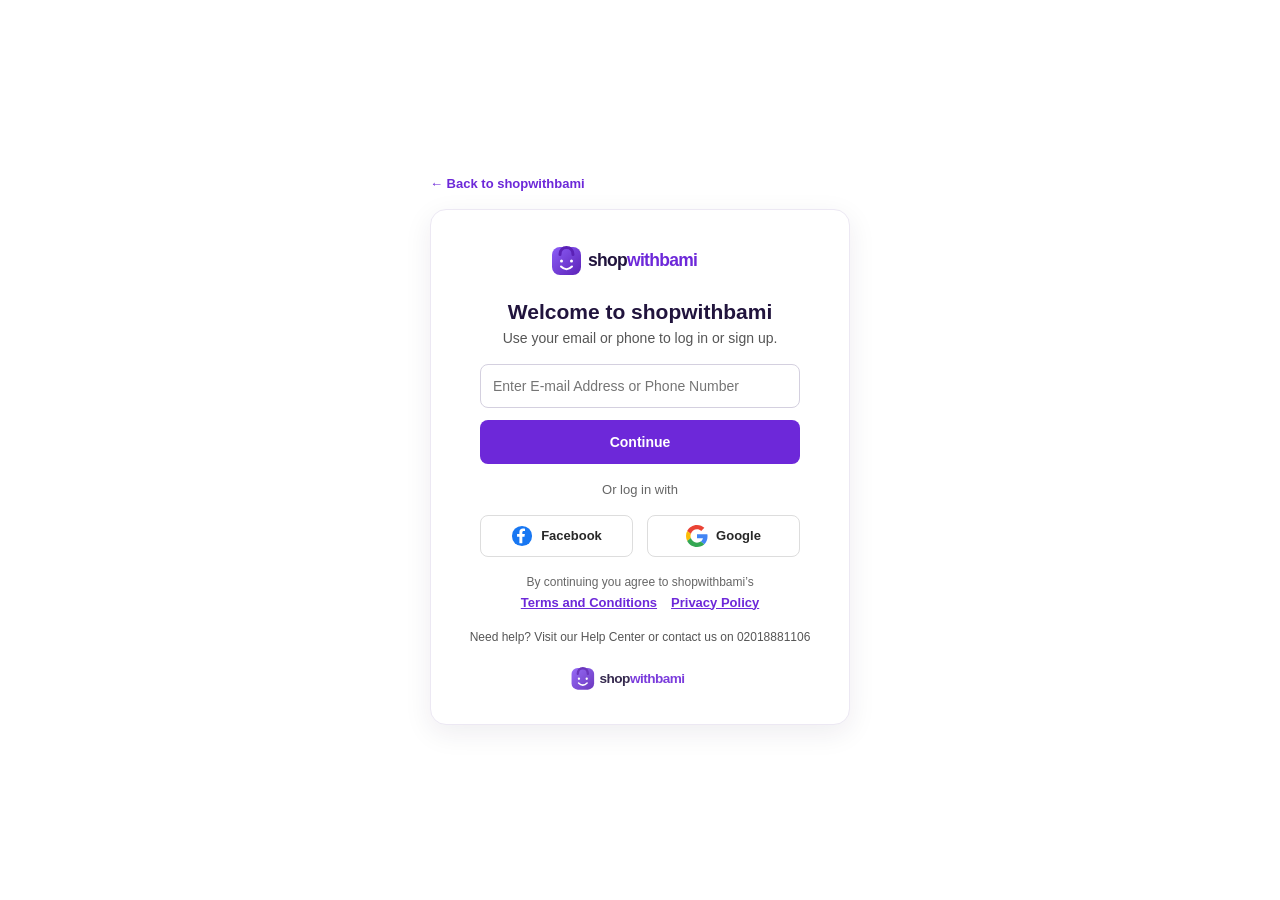
<file: accountcreation.html>
<!DOCTYPE html>
<html lang="en">

<head>
    <meta charset="UTF-8">
    <meta name="viewport" content="width=device-width, initial-scale=1.0">
    <title>Create a shopwithbami account</title>
    <link rel="icon" type="image/svg+xml" href="Assets/favicon.svg">
    <meta name="theme-color" content="#5b21b6">
    <link rel="stylesheet" href="accountcreation.css">
</head>

<body>

    <a href="index.html" class="back-home-link">&larr; Back to shopwithbami</a>

    <main class="auth-card">
        <a href="index.html" class="logo-link" aria-label="Return to shopwithbami">
            <img class="creation-logo" src="Assets/shopwithbami-logo.svg" alt="shopwithbami">
        </a>

        <div class="welcome">
            <h1 id="auth-heading">Welcome to shopwithbami</h1>
            <p id="auth-subtext">Use your email or phone to log in or sign up.</p>
        </div>

        <form class="Email-Form" id="auth-form" novalidate>
            <div id="step-contact">
                <input id="contact-input" type="text" autocomplete="username"
                    placeholder="Enter E-mail Address or Phone Number"
                    aria-label="Email address or phone number">
            </div>

            <div id="step-profile" hidden>
                <div class="contact-pill">
                    <span id="chosen-contact"></span>
                    <button type="button" class="link-btn" id="change-contact-btn">Change</button>
                </div>
                <input id="name-input" type="text" autocomplete="name" placeholder="Full Name (e.g. Tunde Adebayo)"
                    aria-label="Full Name">
                <input id="password-input" type="password" autocomplete="current-password"
                    placeholder="Password (min. 6 characters)" aria-label="Password">
            </div>

            <p class="form-error" id="form-error" role="alert" hidden></p>
            <button type="submit" id="auth-submit-btn">Continue</button>
        </form>

        <p class="login-text">Or log in with</p>

        <div class="logos">
            <button type="button" class="social-btn" data-provider="Facebook" aria-label="Continue with Facebook">
                <svg class="facebook" viewBox="0 0 48 48" aria-hidden="true">
                    <circle cx="24" cy="24" r="22" fill="#1877F2"/>
                    <path d="M29.4 25.5l.9-5.8h-5.6V16c0-1.6.8-3.1 3.3-3.1h2.6V8s-2.3-.4-4.6-.4c-4.7 0-7.7 2.8-7.7 8v4.1h-5.1v5.8h5.1V40h6.4V25.5h4.7z" fill="#fff"/>
                </svg>
                <span>Facebook</span>
            </button>

            <button type="button" class="social-btn" data-provider="Google" aria-label="Continue with Google">
                <svg class="google" viewBox="0 0 48 48" aria-hidden="true">
                    <path fill="#EA4335" d="M24 9.5c3.54 0 6.71 1.22 9.21 3.6l6.85-6.85C35.9 2.38 30.47 0 24 0 14.62 0 6.51 5.38 2.56 13.22l7.98 6.19C12.43 13.72 17.74 9.5 24 9.5z"/>
                    <path fill="#4285F4" d="M46.98 24.55c0-1.57-.15-3.09-.38-4.55H24v9.02h12.94c-.58 2.96-2.26 5.48-4.78 7.18l7.73 6c4.51-4.18 7.09-10.36 7.09-17.65z"/>
                    <path fill="#FBBC05" d="M10.53 28.59c-.48-1.45-.76-2.99-.76-4.59s.27-3.14.76-4.59l-7.98-6.19C.92 16.46 0 20.12 0 24c0 3.88.92 7.54 2.56 10.78l7.97-6.19z"/>
                    <path fill="#34A853" d="M24 48c6.48 0 11.93-2.13 15.89-5.81l-7.73-6c-2.15 1.45-4.92 2.3-8.16 2.3-6.26 0-11.57-4.22-13.47-9.91l-7.98 6.19C6.51 42.62 14.62 48 24 48z"/>
                </svg>
                <span>Google</span>
            </button>
        </div>

        <div class="terms">
            <p>By continuing you agree to shopwithbami’s</p>
            <div>
                <button type="button" class="policy-link" data-policy="Terms and Conditions">Terms and Conditions</button>
                <button type="button" class="policy-link" data-policy="Privacy Policy">Privacy Policy</button>
            </div>
        </div>

        <p class="help">Need help? Visit our Help Center or contact us on 02018881106</p>

        <img class="brand-logo" src="Assets/shopwithbami-logo.svg" alt="shopwithbami">
    </main>

    <div class="policy-backdrop" id="policy-backdrop" hidden>
        <div class="policy-modal" role="dialog" aria-modal="true" aria-labelledby="policy-title">
            <h2 id="policy-title">Policy</h2>
            <p id="policy-text"></p>
            <button type="button" id="policy-close-btn">Close</button>
        </div>
    </div>

    <script>
        (function () {
            "use strict";

            const form = document.getElementById("auth-form");
            const stepContact = document.getElementById("step-contact");
            const stepProfile = document.getElementById("step-profile");
            const contactInput = document.getElementById("contact-input");
            const nameInput = document.getElementById("name-input");
            const passwordInput = document.getElementById("password-input");
            const chosenContact = document.getElementById("chosen-contact");
            const changeContactBtn = document.getElementById("change-contact-btn");
            const submitBtn = document.getElementById("auth-submit-btn");
            const errorEl = document.getElementById("form-error");
            const headingEl = document.getElementById("auth-heading");
            const subtextEl = document.getElementById("auth-subtext");

            let currentStep = 1;
            let savedContact = "";

            function showError(msg) {
                errorEl.textContent = msg;
                errorEl.hidden = !msg;
            }

            function isValidEmailOrPhone(val) {
                const emailRegex = /^[^\s@]+@[^\s@]+\.[^\s@]+$/;
                const phoneDigits = val.replace(/[\s\-()+]/g, "");
                const phoneRegex = /^\d{10,15}$/;
                return emailRegex.test(val) || phoneRegex.test(phoneDigits);
            }

            function completeLogin(name, contact) {
                try {
                    window.localStorage.setItem("shopwithbami_user", JSON.stringify({
                        name: name,
                        contact: contact,
                        signedInAt: new Date().toISOString()
                    }));
                } catch (e) {}
                window.location.href = "index.html";
            }

            form.addEventListener("submit", function (e) {
                e.preventDefault();
                showError("");

                if (currentStep === 1) {
                    const contact = contactInput.value.trim();
                    if (!isValidEmailOrPhone(contact)) {
                        showError("Please enter a valid email address or phone number (e.g. name@example.com or 08031234567).");
                        contactInput.focus();
                        return;
                    }
                    savedContact = contact;
                    chosenContact.textContent = contact;
                    stepContact.hidden = true;
                    stepProfile.hidden = false;
                    headingEl.textContent = "Complete your sign in";
                    subtextEl.textContent = "Enter your name and password for this demo account.";
                    submitBtn.textContent = "Sign In to shopwithbami";
                    currentStep = 2;
                    nameInput.focus();
                    return;
                }

                const name = nameInput.value.trim();
                const password = passwordInput.value;
                if (name.length < 2) {
                    showError("Please enter your full name.");
                    nameInput.focus();
                    return;
                }
                if (password.length < 6) {
                    showError("Password must be at least 6 characters.");
                    passwordInput.focus();
                    return;
                }
                completeLogin(name, savedContact);
            });

            changeContactBtn.addEventListener("click", function () {
                currentStep = 1;
                stepProfile.hidden = true;
                stepContact.hidden = false;
                headingEl.textContent = "Welcome to shopwithbami";
                subtextEl.textContent = "Use your email or phone to log in or sign up.";
                submitBtn.textContent = "Continue";
                showError("");
                contactInput.focus();
            });

            document.querySelectorAll(".social-btn").forEach(function (btn) {
                btn.addEventListener("click", function () {
                    const provider = btn.dataset.provider;
                    completeLogin("Bami Shopper", `demo.${provider.toLowerCase()}@shopwithbami.demo`);
                });
            });

            const backdrop = document.getElementById("policy-backdrop");
            const policyTitle = document.getElementById("policy-title");
            const policyText = document.getElementById("policy-text");

            document.querySelectorAll(".policy-link").forEach(function (btn) {
                btn.addEventListener("click", function () {
                    const title = btn.dataset.policy;
                    policyTitle.textContent = title;
                    policyText.textContent = title === "Terms and Conditions"
                        ? "shopwithbami is an independent ecommerce demo storefront. Account details and orders are stored locally in your browser for demonstration purposes only."
                        : "Your demo account information stays strictly in your browser's local storage and is never transmitted to any external server.";
                    backdrop.hidden = false;
                });
            });

            document.getElementById("policy-close-btn").addEventListener("click", function () {
                backdrop.hidden = true;
            });

            backdrop.addEventListener("click", function (e) {
                if (e.target === backdrop) backdrop.hidden = true;
            });
        })();
    </script>

</body>

</html>
</file>
<file: accountcreation.css>
* {
    box-sizing: border-box;
}

body {
    margin: 0;
    min-height: 100vh;
    padding: 24px 16px;
    display: flex;
    flex-direction: column;
    align-items: center;
    justify-content: center;
    gap: 18px;
    font-family: Arial, Helvetica, sans-serif;
    text-align: center;
    background-color: #ffffff;
    color: #282828;
}

.back-home-link {
    align-self: flex-start;
    max-width: 420px;
    width: 100%;
    margin: 0 auto;
    text-align: left;
    color: #6d28d9;
    font-size: 13px;
    font-weight: 700;
    text-decoration: none;
}

.back-home-link:hover {
    text-decoration: underline;
}

.auth-card {
    width: 100%;
    max-width: 420px;
    padding: 32px 28px;
    border: 1px solid #ece8f3;
    border-radius: 16px;
    background: #ffffff;
    box-shadow: 0 8px 28px rgba(33, 20, 61, 0.08);
    display: flex;
    flex-direction: column;
    align-items: center;
    gap: 18px;
}

.logo-link {
    display: inline-block;
}

.creation-logo {
    width: 180px;
    max-height: 60px;
    object-fit: contain;
}

.welcome h1 {
    margin: 0 0 6px;
    font-size: 21px;
    color: #21143d;
}

.welcome p {
    margin: 0;
    font-size: 14px;
    color: #555;
}

.Email-Form {
    display: flex;
    flex-direction: column;
    gap: 12px;
    width: 100%;
    max-width: 320px;
}

#step-contact,
#step-profile {
    display: flex;
    flex-direction: column;
    gap: 10px;
}

#step-contact[hidden],
#step-profile[hidden] {
    display: none;
}

.contact-pill {
    display: flex;
    align-items: center;
    justify-content: space-between;
    gap: 10px;
    padding: 9px 12px;
    border-radius: 8px;
    background: #f5f3ff;
    color: #21143d;
    font-size: 13px;
    font-weight: 700;
}

.contact-pill span {
    overflow: hidden;
    text-overflow: ellipsis;
    white-space: nowrap;
}

.link-btn {
    border: none;
    background: none;
    color: #6d28d9;
    font-size: 12px;
    font-weight: 700;
    cursor: pointer;
    padding: 0;
    flex-shrink: 0;
}

.link-btn:hover {
    text-decoration: underline;
}

.Email-Form input,
.Email-Form button[type="submit"] {
    width: 100%;
    height: 44px;
    border-radius: 8px;
    font-family: inherit;
    font-size: 14px;
}

.Email-Form input {
    padding: 10px 12px;
    border: 1px solid #d4d0df;
    outline: none;
    transition: border-color 0.2s, box-shadow 0.2s;
}

.Email-Form input:focus {
    border-color: #6d28d9;
    box-shadow: 0 0 0 3px rgba(109, 40, 217, 0.14);
}

.Email-Form button[type="submit"] {
    background-color: #6d28d9;
    color: #ffffff;
    border: none;
    font-weight: 700;
    cursor: pointer;
    transition: background-color 0.2s;
}

.Email-Form button[type="submit"]:hover {
    background-color: #4c1d95;
}

.form-error {
    margin: 0;
    padding: 8px 10px;
    border-radius: 6px;
    background: #fef2f2;
    color: #b91c1c;
    font-size: 12px;
    text-align: left;
}

.login-text {
    margin: 0;
    font-size: 13px;
    color: #666;
}

.logos {
    display: flex;
    align-items: center;
    justify-content: center;
    gap: 14px;
    width: 100%;
    max-width: 320px;
}

.social-btn {
    flex: 1;
    display: inline-flex;
    align-items: center;
    justify-content: center;
    gap: 8px;
    height: 42px;
    padding: 0 12px;
    border: 1px solid #ddd;
    border-radius: 8px;
    background: #ffffff;
    color: #282828;
    font-family: inherit;
    font-size: 13px;
    font-weight: 700;
    cursor: pointer;
    transition: border-color 0.2s, background-color 0.2s;
}

.social-btn:hover {
    border-color: #6d28d9;
    background-color: #faf8ff;
}

.facebook,
.google {
    width: 22px;
    height: 22px;
    flex-shrink: 0;
}

.terms p {
    margin: 0 0 6px;
    font-size: 12px;
    color: #666;
}

.terms div {
    display: flex;
    justify-content: center;
    gap: 14px;
    flex-wrap: wrap;
}

.policy-link {
    border: none;
    background: none;
    padding: 0;
    color: #6d28d9;
    font-family: inherit;
    font-size: 13px;
    font-weight: 600;
    text-decoration: underline;
    cursor: pointer;
}

.help {
    font-size: 12px;
    color: #555;
    margin: 0;
    line-height: 1.5;
}

.brand-logo {
    width: 140px;
    max-height: 30px;
    object-fit: contain;
    opacity: 0.9;
}

.policy-backdrop {
    position: fixed;
    inset: 0;
    background: rgba(33, 20, 61, 0.55);
    display: flex;
    align-items: center;
    justify-content: center;
    padding: 16px;
    z-index: 100;
}

.policy-backdrop[hidden] {
    display: none;
}

.policy-modal {
    width: 100%;
    max-width: 380px;
    padding: 24px;
    border-radius: 14px;
    background: #ffffff;
    text-align: left;
    box-shadow: 0 18px 40px rgba(0, 0, 0, 0.2);
}

.policy-modal h2 {
    margin: 0 0 10px;
    font-size: 18px;
    color: #21143d;
}

.policy-modal p {
    margin: 0 0 18px;
    font-size: 14px;
    line-height: 1.6;
    color: #444;
}

.policy-modal button {
    padding: 10px 18px;
    border: none;
    border-radius: 8px;
    background: #6d28d9;
    color: #ffffff;
    font-weight: 700;
    cursor: pointer;
}

.policy-modal button:hover {
    background: #4c1d95;
}

@media (max-width: 480px) {
    .auth-card {
        padding: 24px 18px;
    }
}
</file>
